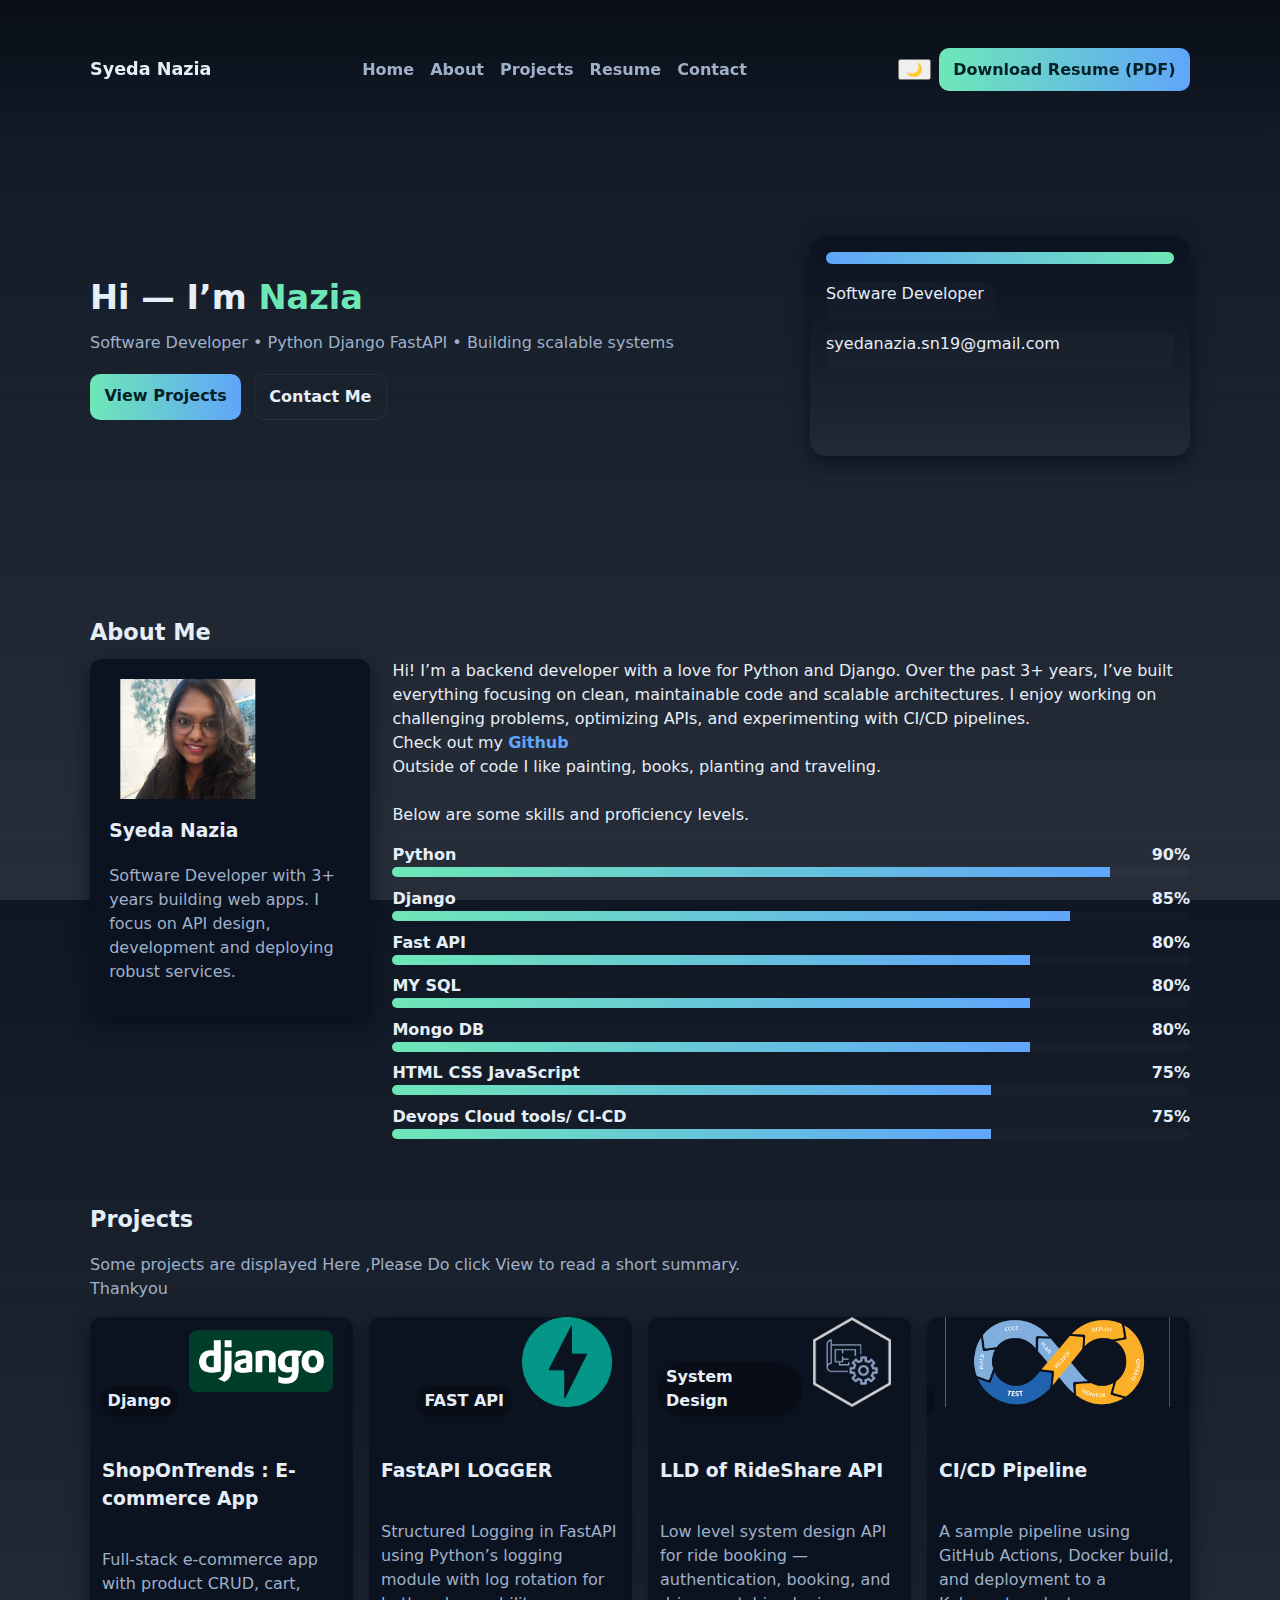
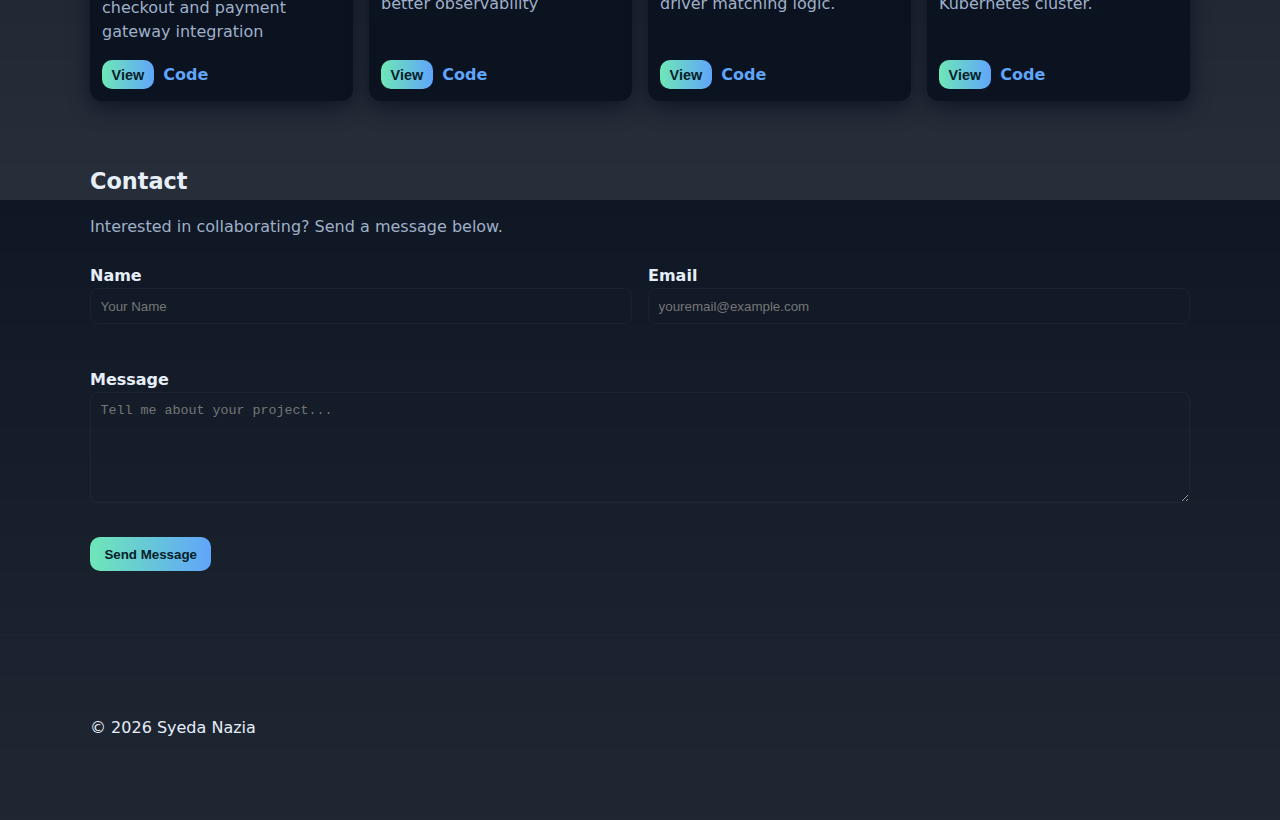
<file: index.html>
<!doctype html>
<html lang="en">
<head>
  <meta charset="utf-8" />
  <meta name="viewport" content="width=device-width,initial-scale=1" />
  <title>Syeda Nazia — Portfolio</title>
  <link rel="stylesheet" href="style.css" />
</head>
<body>
  <header class="site-header">
    <div class="container header-inner">
      <a class="brand" href="#home">Syeda Nazia</a>
      <nav class="nav" aria-label="Primary">
        <a href="#home">Home</a>
        <a href="#about">About</a>
        <a href="#projects">Projects</a>
        <a href="resume.html">Resume</a>
        <a href="#contact">Contact</a>
      </nav>

        <div class="header-actions">
        <button id="theme-toggle" aria-pressed="false" title="Toggle theme">🌙</button>
        <p><a class="btn" href="metadata/Syeda_Nazia_Resume_2025.pdf" download>Download Resume (PDF)</a></p>
        <button class="hamburger" id="menu-btn" aria-expanded="false" aria-label="Open menu">
          ☰
        </button>
      </div>
    </div>
    <div id="mobile-nav" class="mobile-nav" hidden>
      <a href="#home">Home</a>
      <a href="#about">About</a>
      <a href="#projects">Projects</a>
      <a href="resume.html">Resume</a>
      <a href="#contact">Contact</a>
    </div>
  </header>
  <main>
    <!-- HOME SECTION STARTS HERE-->
    <section id="home" class="hero">
      <div class="container hero-grid">
        <div class="hero-text">
          <h1>Hi — I’m <span class="accent">Nazia</span></h1>
          <p class="tagline">Software Developer • Python Django FastAPI • Building scalable systems</p>
          <div class="hero-cta">
            <a class="btn" href="#projects">View Projects</a>
            <a class="btn ghost" href="#contact">Contact Me</a>
          </div>
        </div>
        <div class="hero-card" aria-hidden="true">
          <!-- Simple floating project mock -->
          <div class="mock-screen">
            <div class="topbar"></div>
            <div class="content">
              <div class="tile">Software Developer</div>
              <div class="tile short">syedanazia.sn19@gmail.com</div>
            </div>
          </div>
        </div>
      </div>
    </section>

     <!-- ABOUT SECTION STARTS HERE-->
    <section id="about" class="section container">
      <h2 class="section-title">About Me</h2>
      <div class="about-grid">
        <div class="profile-card" aria-label="Profile card">
          <div class="avatar" role="img" aria-label="Profile photo — placeholder">
            <!-- inline SVG avatar placeholder -->
            <svg viewBox="50 10 100 100" class="avatar-svg" >
              <defs>
                <linearGradient id="g" x1="0" x2="1">
                  <stop offset="0" stop-color="var(--accent)"/>
                  <stop offset="1" stop-color="var(--accent-2)"/>
                </linearGradient>
              </defs>
                <image href="images/nazia.jpg"  width="130" height="150"/>
            </svg>
          </div>
          <h3>Syeda Nazia</h3>
          <p class="muted">
            Software Developer with 3+ years building web apps. I focus on API design, development and deploying robust services.</p>
        </div>

        <div class="bio">
          <p>Hi! I’m a backend developer with a love for Python and Django. Over the past 3+ years, I’ve built everything focusing on clean, maintainable code and scalable architectures. I enjoy working on challenging problems, optimizing APIs, and experimenting with CI/CD pipelines.<br/>
             Check out my <a href="https://github.com/SyedaNaziaGit/" target="_blank" rel="noopener" class="link">Github</a>
            <br/>
            Outside of code I like painting, books, planting and traveling. 
            <br/><br/>Below are some skills and proficiency levels.</p>

          <div class="skills">
            <label>Python <span class="skill-percent">90%</span></label>
            <div class="progress"><span style="width: 90%"></span></div>

            <label>Django <span class="skill-percent">85%</span></label>
            <div class="progress"><span style="width: 85%"></span></div>

            <label>Fast API <span class="skill-percent">80%</span></label>
            <div class="progress"><span style="width: 80%"></span></div>

            <label>MY SQL <span class="skill-percent">80%</span></label>
            <div class="progress"><span style="width: 80%"></span></div>

            <label>Mongo DB <span class="skill-percent">80%</span></label>
            <div class="progress"><span style="width: 80%"></span></div>

            <label>HTML CSS JavaScript <span class="skill-percent">75%</span></label>
            <div class="progress"><span style="width: 75%"></span></div>

            <label>Devops Cloud tools/ CI-CD <span class="skill-percent">75%</span></label>
            <div class="progress"><span style="width: 75%"></span></div>
          </div>
        </div>
      </div>
    </section>

    <!-- PROJECTS -->
    <section id="projects" class="section container">
      <h2 class="section-title">Projects</h2>
      <p class="muted">Some projects are displayed Here ,Please Do click View to read a short summary.<br/>Thankyou</p>

      <div class="projects-grid">
        <!-- Project 1 -->
        <article class="project-card">
          <div class="proj-media" role="img" aria-label="Project screenshot placeholder">
            <div class="proj-pill">Django</div>
            <img src="images/Django.png" alt="FAST API Project Screenshot" class="proj-media">
          </div>
          <div class="proj-body">
            <h3>ShopOnTrends : E-commerce App</h3>
            <p class="muted">Full-stack e-commerce app with product CRUD, cart, checkout and payment gateway integration </p>
            <div class="proj-actions">
              <button class="btn small view-project" data-title="ShopOnTrends" data-desc="Django e-commerce app with PostgreSQL, sessions-based cart, and REST API endpoints.">View</button>
              <a href="https://github.com/SyedaNaziaGit/ShopOnTrends-django-ecommerce-app" target="_blank" rel="noopener" class="link">Code</a>
            </div>
          </div>
        </article>

        <!-- Project 2 -->
        <article class="project-card">
          <div class="proj-media" role="img" aria-label="Project screenshot placeholder">
            <div class="proj-pill">FAST API</div>
            <img src="images/FastAPI.png" alt="FAST API Project Screenshot" class="proj-media">
          </div>
          <div class="proj-body">
            <h3>FastAPI LOGGER</h3>
            <p class="muted"> Structured Logging in FastAPI using Python’s logging module with log rotation for better observability</p>
            <div class="proj-actions">
              <button class="btn small view-project" data-title="RideShare API" data-desc="Logging using fastapi .">View</button>
              <a class="link" href="https://github.com/SyedaNaziaGit/fastapi-logger" target="_blank" rel="noopener">Code</a>
            </div>
          </div>
        </article>
          <!-- Project 3 -->
        <article class="project-card">
          <div class="proj-media" role="img" aria-label="Project screenshot placeholder">
            <div class="proj-pill">System Design</div>
            <img src="images/systemDesign1.png" alt="FAST API Project Screenshot" class="proj-media">
          </div>
          <div class="proj-body">
            <h3>LLD of RideShare API</h3>
            <p class="muted">Low level system design  API for ride booking — authentication, booking, and driver matching logic.</p>
            <div class="proj-actions">
              <button class="btn small view-project" data-title="RideShare API" data-desc="Low level system design using microservices design patterns">View</button>
              <a class="link" href="https://github.com/SyedaNaziaGit/Low-Level-System-Design-Case-Studies/tree/main/Ride_sharing_app_Uber" target="_blank" rel="noopener">Code</a>
            </div>
          </div>
        </article>

        <!-- Project 4 -->
        <article class="project-card">
          <div class="proj-media" role="img" aria-label="Project screenshot placeholder">
            <div class="proj-pill">CI/CD</div>
            <img src="images/cicd.png" alt="cicd logo" class="proj-media">
          </div>
          <div class="proj-body">
            <h3>CI/CD Pipeline</h3>
            <p class="muted">A sample pipeline using GitHub Actions, Docker build, and deployment to a Kubernetes cluster.</p>
            <div class="proj-actions">
              <button class="btn small view-project" data-title="CI/CD Pipeline Demo" data-desc="To be Published: Github Actions workflow demonstrating tests, build, and docker push.">View</button>
              <a class="link" href="#" target="_blank" rel="noopener">Code</a>
            </div>
          </div>
        </article>
      </div>
    </section>

     <!-- CONTACT -->
    <section id="contact" class="section container">
      <h2 class="section-title">Contact</h2>
      <p class="muted">Interested in collaborating? Send a message below.</p>

      <form id="contact-form" class="contact-grid" novalidate>
        <div class="form-group">
          <label for="name">Name</label>
          <input id="name" name="name" required minlength="2" placeholder="Your Name" />
          <small class="form-error" id="name-error" aria-live="polite"></small>
        </div>

        <div class="form-group">
          <label for="email">Email</label>
          <input id="email" name="email" type="email" required placeholder="youremail@example.com" />
          <small class="form-error" id="email-error" aria-live="polite"></small>
        </div>

        <div class="form-group full">
          <label for="message">Message</label>
          <textarea id="message" name="message" rows="6" required minlength="10" placeholder="Tell me about your project..."></textarea>
          <small class="form-error" id="message-error" aria-live="polite"></small>
        </div>

        <div class="form-actions full">
          <button type="submit" class="btn">Send Message</button>
          <div id="form-success" class="form-success" role="status" aria-live="polite" hidden>Thanks! Your message was sent.</div>
        </div>
      </form>
    </section>

</main>
    <!-- Project modal -->
  <dialog id="proj-modal" class="proj-modal" aria-modal="true">
    <button class="modal-close" id="modal-close" aria-label="Close project details">✕</button>
    <h3 id="modal-title"></h3>
    <p id="modal-desc"></p>
    <a id="modal-code" class="link" href="#" target="_blank" rel="noopener">View code</a>
  </dialog>

  <footer class="site-footer">
    <div class="container">
      <p>© <span id="year"></span> Syeda Nazia </p>
    </div>
  </footer>
  
  <script src="script.js"></script>
</body>
</html>
</file>
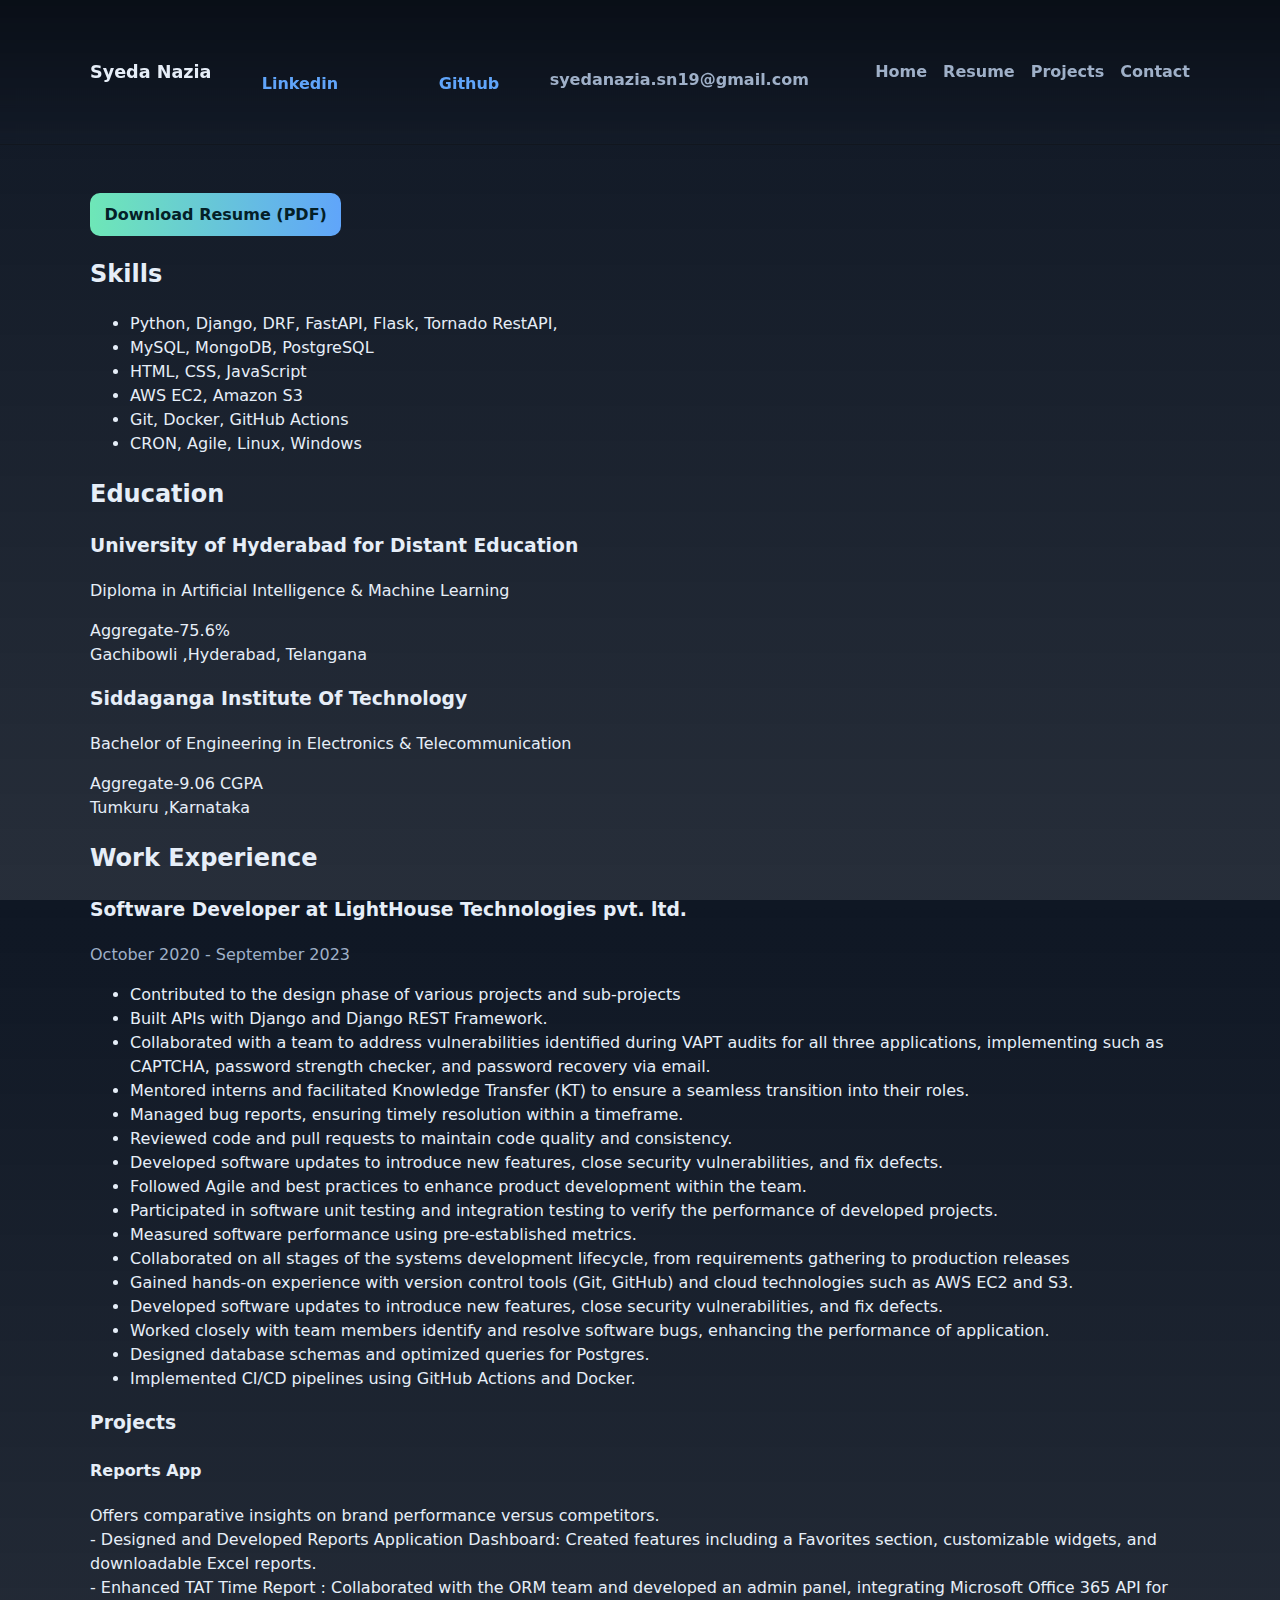
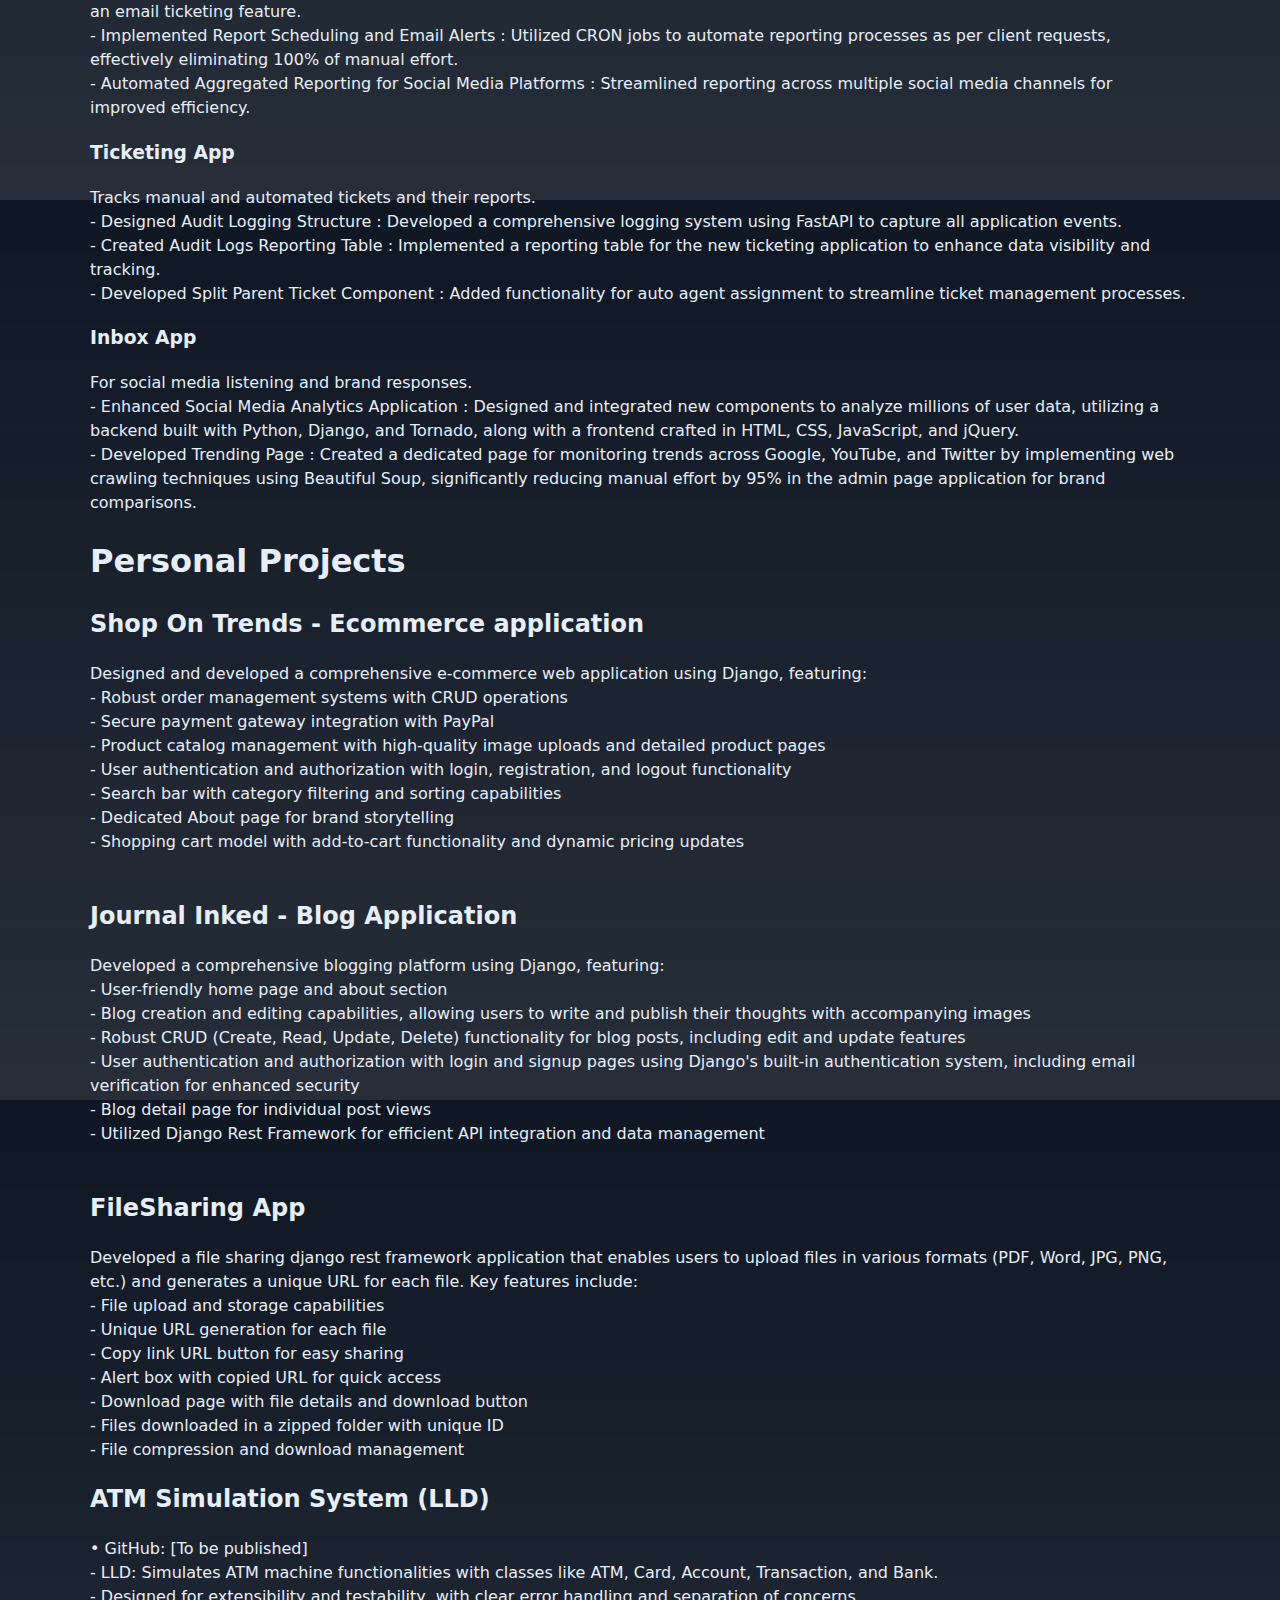
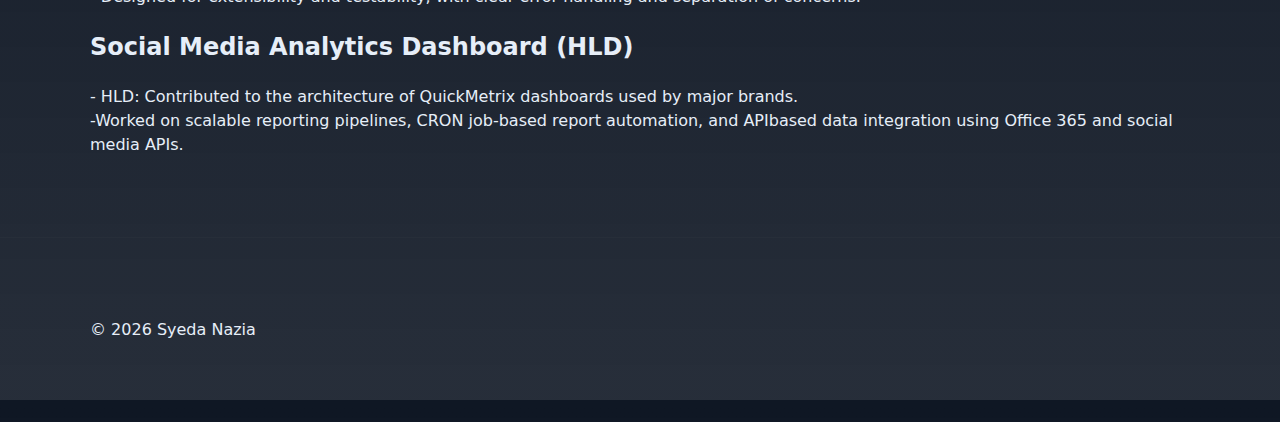
<file: resume.html>
<!doctype html>
<html lang="en">
<head>
  <meta charset="utf-8" />
  <meta name="viewport" content="width=device-width,initial-scale=1" />
  <title>Resume — Syeda Nazia</title>
  <link rel="stylesheet" href="style.css" />
</head>
<body>
  <header class="site-header">
    <div class="container header-inner">
      <a class="brand" href="index.html">Syeda Nazia </a>
      <p><a class="link" href="https://www.linkedin.com/in/syeda-nazia/"><br/>Linkedin</p></li>
	  <p><a class="link" href="https://github.com/SyedaNaziaGit"><br/>Github</p></li>
      <p class="tagline"><br/>syedanazia.sn19@gmail.com</p>
      
      <nav class="nav" aria-label="Primary">
        <a href="index.html">Home</a>
        <a href="resume.html">Resume</a>
        <a href="index.html#projects">Projects</a>
        <a href="index.html#contact">Contact</a>
      </nav>
    </div>
  </header>

  <main class="container section">
    <section aria-labelledby="skills">
        <p><a class="btn" href="metadata/Syeda_Nazia_Resume_2025.pdf" download>Download Resume (PDF)</a></p>
      <h2 id="skills">Skills</h2>
      <ul>
        <li>Python, Django, DRF, FastAPI, Flask, Tornado RestAPI,</li>
        <li>MySQL, MongoDB, PostgreSQL</li>
        <li>HTML, CSS, JavaScript</li>
        <li>AWS EC2, Amazon S3</li>
        <li>Git, Docker, GitHub Actions</li>
        <li>CRON, Agile, Linux, Windows</li>
      </ul>
    </section>

    <section aria-labelledby="education">
      <h2 id="education">Education</h2>
      <div class="resume-item">
        <article>
				<h3>University of Hyderabad for Distant Education</h3>
				<p class="subDetails">Diploma in Artificial Intelligence & Machine Learning</p>
				<p>Aggregate-75.6%<br/> Gachibowli ,Hyderabad, Telangana</p>
		</article>
				
		<article>
			<h3>Siddaganga Institute Of Technology</h3>
			<p class="subDetails">Bachelor of Engineering in Electronics & Telecommunication</p>
			<p>Aggregate-9.06 CGPA<br/> Tumkuru ,Karnataka</p>
		</article>
      </div>
    </section>

    <section aria-labelledby="experience">
      <h2 id="experience">Work Experience</h2>
      <div class="resume-item">
        <h3>Software Developer at LightHouse Technologies pvt. ltd.</h3>
        <p class="muted">October 2020 - September 2023</p>
        <ul>
            <li>Contributed to the design phase of various projects and sub-projects</li>
            <li>Built APIs with Django and Django REST Framework.</li>
            <li>Collaborated with a team to address vulnerabilities identified during VAPT audits for all three applications, implementing such as CAPTCHA, password strength checker, and password recovery via email.</li>
			<li>Mentored interns and facilitated Knowledge Transfer (KT) to ensure a seamless transition into their roles.</li>
            <li>Managed bug reports, ensuring timely resolution within a timeframe.</li>
            <li>Reviewed code and pull requests to maintain code quality and consistency.</li>
            <li>Developed software updates to introduce new features, close security vulnerabilities, and fix defects.</li>
            <li>Followed Agile and best practices to enhance product development within the team.</li>
            <li>Participated in software unit testing and integration testing to verify the performance of developed projects.</li>
            <li>Measured software performance using pre-established metrics.</li>
            <li>Collaborated on all stages of the systems development lifecycle, from requirements gathering to production releases</li>
            <li>Gained hands-on experience with version control tools (Git, GitHub) and cloud technologies such as AWS EC2 and S3.</li>
            <li>Developed software updates to introduce new features, close security vulnerabilities, and fix defects.</li>
            <li>Worked closely with team members identify and resolve software bugs, enhancing the performance of application.</li>
            <li>Designed database schemas and optimized queries for Postgres.</li>
            <li>Implemented CI/CD pipelines using GitHub Actions and Docker.</li>
        </ul>
        <h3>Projects</h3>
						<h4>Reports App</h4>
						<p>
							Offers comparative insights on brand performance versus competitors.
<br/>- Designed and Developed Reports Application Dashboard: Created features including a Favorites section, customizable widgets, and downloadable Excel reports.
<br/>- Enhanced TAT Time Report : Collaborated with the ORM team and developed an admin panel, integrating Microsoft Office 365 API for an email ticketing feature.
<br/>- Implemented Report Scheduling and Email Alerts : Utilized CRON jobs to automate reporting processes as per client requests, effectively eliminating 100% of manual effort.
<br/>- Automated Aggregated Reporting for Social Media Platforms : Streamlined reporting across multiple social media channels for improved efficiency.

						</p>
						<h3>Ticketing App</h3>
						<p>
							Tracks manual and automated tickets and their reports.
<br/>- Designed Audit Logging Structure : Developed a comprehensive logging system using FastAPI to capture all application events.
<br/>- Created Audit Logs Reporting Table : Implemented a reporting table for the new ticketing application to enhance data visibility and tracking.
<br/>- Developed Split Parent Ticket Component : Added functionality for auto agent assignment to streamline ticket management processes. 

						</p>
						<h3>Inbox App</h3>
						<p>
							For social media listening and brand responses.
						<br/>	-	Enhanced Social Media Analytics Application : Designed and integrated new components to analyze millions of user data, utilizing a backend built with Python, Django, and Tornado, along with a frontend crafted in HTML, CSS, JavaScript, and jQuery.
						<br/>	-	Developed Trending Page : Created a dedicated page for monitoring trends across Google, YouTube, and Twitter by implementing web crawling techniques using Beautiful Soup, significantly reducing manual effort by 95% in the admin page application for brand comparisons.       
							
						</p>

      </div>
    </section>


    <section>
			<article>
				<div class="sectionTitle">
					<h1>Personal Projects</h1>
				</div>
				
				<div class="sectionContent">
					<h2>Shop On Trends -  Ecommerce application</h2>
					<p>Designed and developed a comprehensive e-commerce web application using Django, featuring:
<br/>
						- Robust order management systems with CRUD operations<br/>
						- Secure payment gateway integration with PayPal<br/>
						- Product catalog management with high-quality image uploads and detailed product pages <br/>
						- User authentication and authorization with login, registration, and logout functionality<br/>
						- Search bar with category filtering and sorting capabilities<br/>
						- Dedicated About page for brand storytelling<br/>
						- Shopping cart model with add-to-cart functionality and dynamic pricing updates<br/>
						<br/>
						</p>
					<h2>Journal Inked - Blog Application</h2>
					<p>Developed a comprehensive blogging platform using Django, featuring:
						<br/>
						- User-friendly home page and about section<br/>
						- Blog creation and editing capabilities, allowing users to write and publish their thoughts with accompanying images <br/>
						- Robust CRUD (Create, Read, Update, Delete) functionality for blog posts, including edit and update features<br/>
						- User authentication and authorization with login and signup pages using Django's built-in authentication system, including email verification for enhanced security<br/>
						- Blog detail page for individual post views<br/>
						- Utilized Django Rest Framework for efficient API integration and data management<br/>
						<br/>
					</p>
					<h2>FileSharing App </h2>
					<p>Developed a file sharing django rest framework application that enables users to upload files in various formats (PDF, Word, JPG, PNG, etc.) and generates a unique URL for each file. Key features include:
<br/>
						- File upload and storage capabilities<br/>
						- Unique URL generation for each file<br/>
						- Copy link URL button for easy sharing<br/>
						- Alert box with copied URL for quick access<br/>
						- Download page with file details and download button<br/>
						- Files downloaded in a zipped folder with unique ID<br/>
						- File compression and download management<br/>
						</p>
                        <h2>ATM Simulation System (LLD)</h2>
                        <p>• GitHub: [To be published]<br/>
                        - LLD: Simulates ATM machine functionalities with classes like ATM, Card, Account,
                Transaction, and Bank.<br/>
                        - Designed for extensibility and testability, with clear error handling and separation of concerns.</p>
                    <h2> Social Media Analytics Dashboard (HLD)</h2>
                    <p>- HLD: Contributed to the architecture of QuickMetrix dashboards used by major brands.<br/>
                        -Worked on scalable reporting pipelines, CRON job-based report automation, and APIbased data integration using Office 365 and social media APIs.
                    </p>
				</div>
			</article>
		</section>
		

  </main>

  <footer class="site-footer">
    <div class="container">
      <p>© <span id="year"></span> Syeda Nazia</p>
    </div>
  </footer>

  <script src="script.js"></script>
</body>
</html>
</file>
<file: style.css>
:root{
  --bg: #0f1724;
  --card: #0b1220;
  --text: #e6eef8;
  --muted: #9fb0c8;
  --accent: #6ee7b7;
  --accent-2: #60a5fa;
  --glass: rgba(255,255,255,0.03);
  --radius: 12px;
  --max-width: 1100px;
  --shadow: 0 6px 20px rgba(2,6,23,0.6);
  --glass-2: rgba(255,255,255,0.02);
}

/* Light theme overrides */
:root.light{
  --bg: #f6f9ff;
  --card: #ffffff;
  --text: #0b1220;
  --muted: #475569;
  --glass: rgba(0,0,0,0.03);
  --shadow: 0 6px 18px rgba(10,20,40,0.06);
}

/* Reset & base */
*{box-sizing:border-box}
html,body{height:100%}
body{
  margin:0;
  font-family:Inter, system-ui, -apple-system, "Segoe UI", Roboto, "Helvetica Neue", Arial;
  background: linear-gradient(180deg, var(--bg) 0%, color-mix(in srgb, var(--bg) 90%, transparent) 100%);
  color:var(--text);
  -webkit-font-smoothing:antialiased;
  -moz-osx-font-smoothing:grayscale;
  line-height:1.5;
  min-height:100vh;
}

/* container */
.container{
  width:90%;
  max-width:var(--max-width);
  margin-inline:auto;
  padding-block:2rem;
}

/* header */
.site-header{
  position:sticky;
  top:0;
  z-index:60;
  backdrop-filter: blur(6px);
  background: linear-gradient(180deg, rgba(0,0,0,0.35), transparent);
  border-bottom: 1px solid rgba(255,255,255,0.02);
}
.header-inner{
  display:flex;
  align-items:center;
  gap:1rem;
  justify-content:space-between;
}
.brand{
  font-weight:700;
  color:var(--text);
  text-decoration:none;
  font-size:1.1rem;
}
.nav{display:flex; gap:1rem; align-items:center}
.nav a{ color:var(--muted); text-decoration:none; font-weight:600}
.nav a:hover{ color:var(--text)}

/* header actions */
.header-actions{display:flex; gap:.5rem; align-items:center}
.cta{padding:.5rem .8rem; border-radius:10px; border:1px solid rgba(255,255,255,0.04); background:transparent; color:var(--text)}
.hamburger{display:none; background:transparent; border:0; color:var(--muted); font-size:1.2rem}

/* hero */
.hero{padding-block:4rem 6rem}
.hero-grid{display:grid; grid-template-columns:1fr 380px; gap:2rem; align-items:center}
.hero-text h1{font-size:2.1rem; margin:0}
.accent{color:var(--accent)}
.tagline{color:var(--muted); margin-top:.5rem}
.hero-cta{margin-top:1.2rem; display:flex; gap:.8rem}
.btn{display:inline-block; padding:.6rem .9rem; border-radius:10px; background:linear-gradient(90deg,var(--accent),var(--accent-2)); color:#042027; font-weight:700; text-decoration:none; border:0}
.btn.ghost{background:transparent; border:1px solid rgba(255,255,255,0.06); color:var(--text)}
.btn.small{padding:.4rem .6rem; font-size:.9rem}

/* mock card */
.hero-card .mock-screen{width:100%; height:220px; border-radius:16px; background:linear-gradient(180deg,var(--card), var(--glass)); box-shadow:var(--shadow); padding:16px; display:flex; flex-direction:column; gap:10px}
.mock-screen .topbar{height:12px; background:linear-gradient(90deg,var(--accent-2),var(--accent)); border-radius:8px}
.mock-screen .content{display:grid; grid-template-columns:1fr 1fr; gap:10px; margin-top:8px}
.mock-screen .tile{height:40px; background:linear-gradient(180deg, rgba(255,255,255,0.02), rgba(255,255,255,0.01)); border-radius:10px}
.tile.short{grid-column:span 2; height:40px}

/* sections */
.section-title{font-size:1.4rem; margin:0 0 0.6rem 0}
.muted{color:var(--muted)}

/* about */
.about-grid{display:grid; grid-template-columns:280px 1fr; gap:1.4rem; align-items:start}
.profile-card{background:var(--card); border-radius:var(--radius); padding:1.2rem; box-shadow:var(--shadow)}
.avatar{height:120px; display:flex; align-items:center; justify-content:center}
.avatar-svg{width:100%; height:100%}
.bio p{margin-top:0}

/* skills */
.skills{margin-top:1rem}
label{display:flex; justify-content:space-between; font-weight:600; margin-top:.6rem}
.progress{height:10px; background:var(--glass-2); border-radius:999px; overflow:hidden}
.progress span{display:block; height:100%; background:linear-gradient(90deg,var(--accent),var(--accent-2))}

/* projects */
.projects-grid{display:grid; grid-template-columns:repeat(auto-fit,minmax(240px,1fr)); gap:1rem; margin-top:1rem}
.project-card{background:var(--card); border-radius:12px; overflow:hidden; display:flex; flex-direction:column; min-height:220px; box-shadow:var(--shadow)}
.proj-media{height:110px; display:flex; align-items:flex-end; justify-content:flex-end; padding:10px}
.proj-pill{background:rgba(0,0,0,0.25); padding:.2rem .5rem; border-radius:999px; font-weight:700}
.proj-body{padding:12px; flex:1; display:flex; flex-direction:column}
.proj-actions{margin-top:auto; display:flex; gap:.6rem; align-items:center}

/* contact */
.contact-grid{display:grid; grid-template-columns:repeat(2,1fr); gap:1rem}
.form-group{display:flex; flex-direction:column}
.form-group.full{grid-column:1 / -1}
.form-actions{grid-column:1 / -1; display:flex; gap:1rem; align-items:center}
input,textarea{padding:.6rem; border-radius:8px; border:1px solid rgba(255,255,255,0.04); background:transparent; color:var(--text); outline:none}
input:focus,textarea:focus{box-shadow:0 6px 18px rgba(0,0,0,0.12)}
.form-error{color:#ffb4b4; min-height:18px; font-size:.9rem}
.form-success{color:var(--accent); font-weight:700}

/* footer */
.site-footer{padding:2rem 0; border-top:1px solid rgba(255,255,255,0.02); margin-top:2rem}

/* modal */
proj-modal, .proj-modal{border:0; padding:1.4rem; border-radius:12px; background:var(--card); color:var(--text); max-width:520px}
.modal-close{position:absolute; right:10px; top:10px; background:transparent; border:0; color:var(--muted)}

/* responsive */
@media (max-width:900px){
  .hero-grid{grid-template-columns:1fr; gap:1.6rem}
  .about-grid{grid-template-columns:1fr; gap:1rem}
  .contact-grid{grid-template-columns:1fr}
  .nav{display:none}
  .hamburger{display:inline-block}
  #mobile-nav{display:flex; flex-direction:column; gap:.5rem; padding: .8rem}
  .hero{padding-block:3rem}
}

/* small polish */
.link{color:var(--accent-2); text-decoration:none; font-weight:600}
.small{font-size:.9rem; padding:.4rem .6rem}

/* accessibility focus */
a:focus,button:focus,input:focus,textarea:focus{outline:3px solid color-mix(in srgb, var(--accent) 30%, transparent); outline-offset:3px}
</file>
